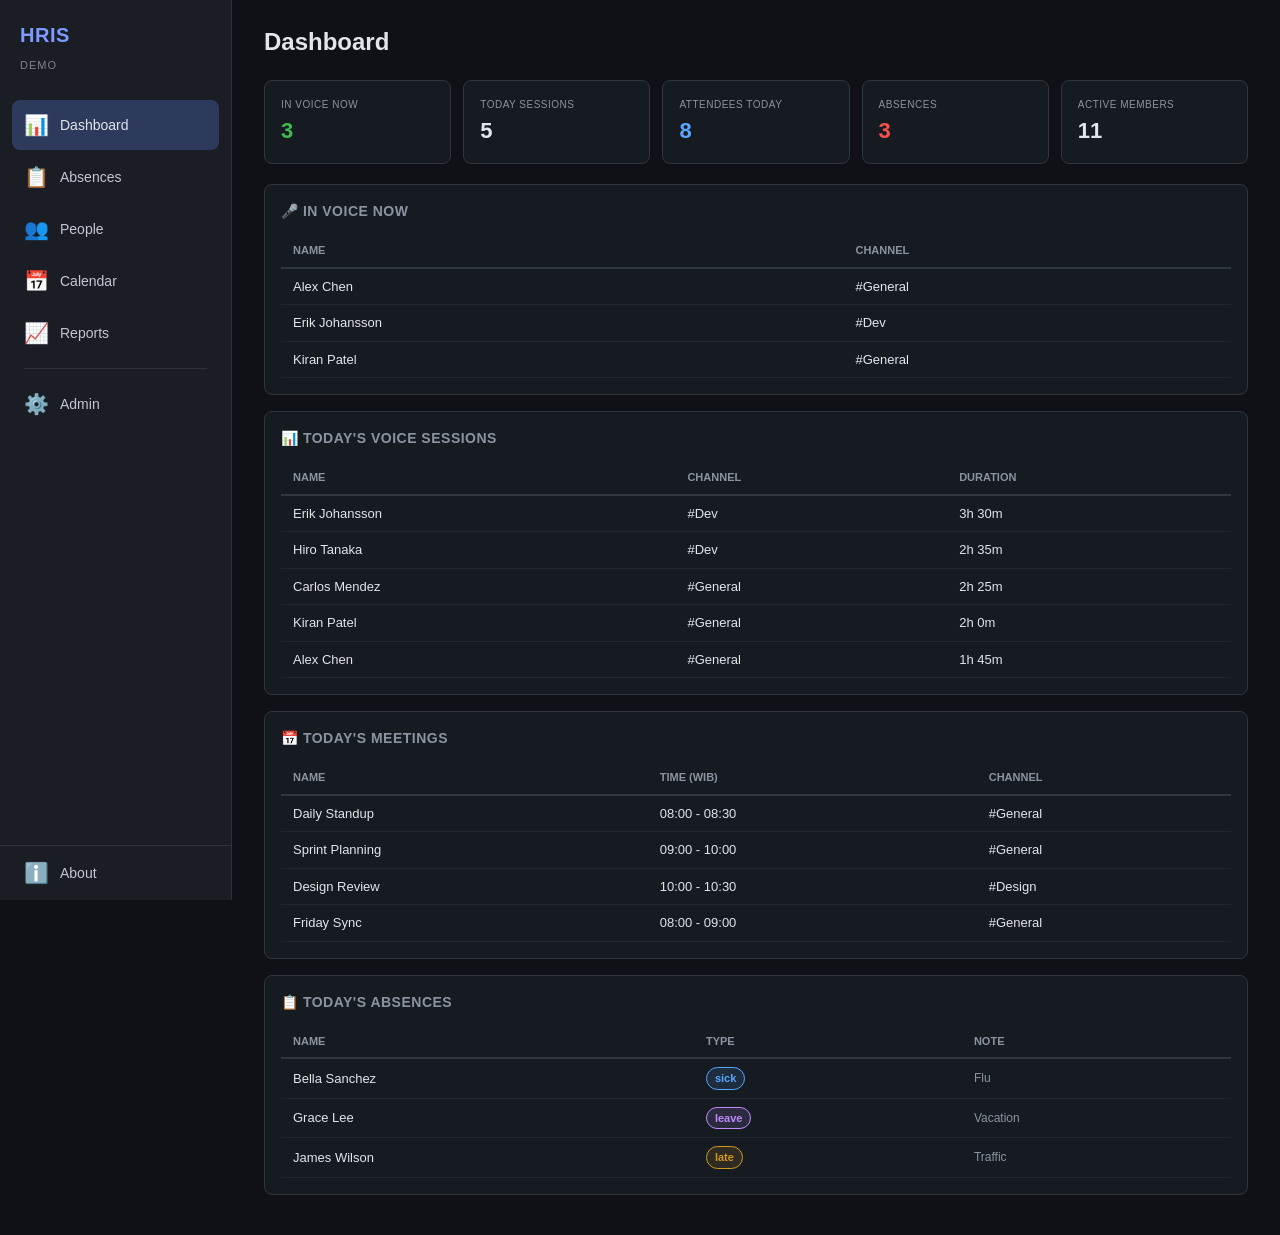
<file: index.html>
<!DOCTYPE html>
<html lang="en">
<head>
<meta charset="utf-8">
<meta http-equiv="refresh" content="0; url=./demo/">
<title>Simple Discord-based HRIS</title>
</head>
<body>
<p><a href="./demo/">Redirect to HRIS Demo →</a></p>
</body>
</html>
</file>
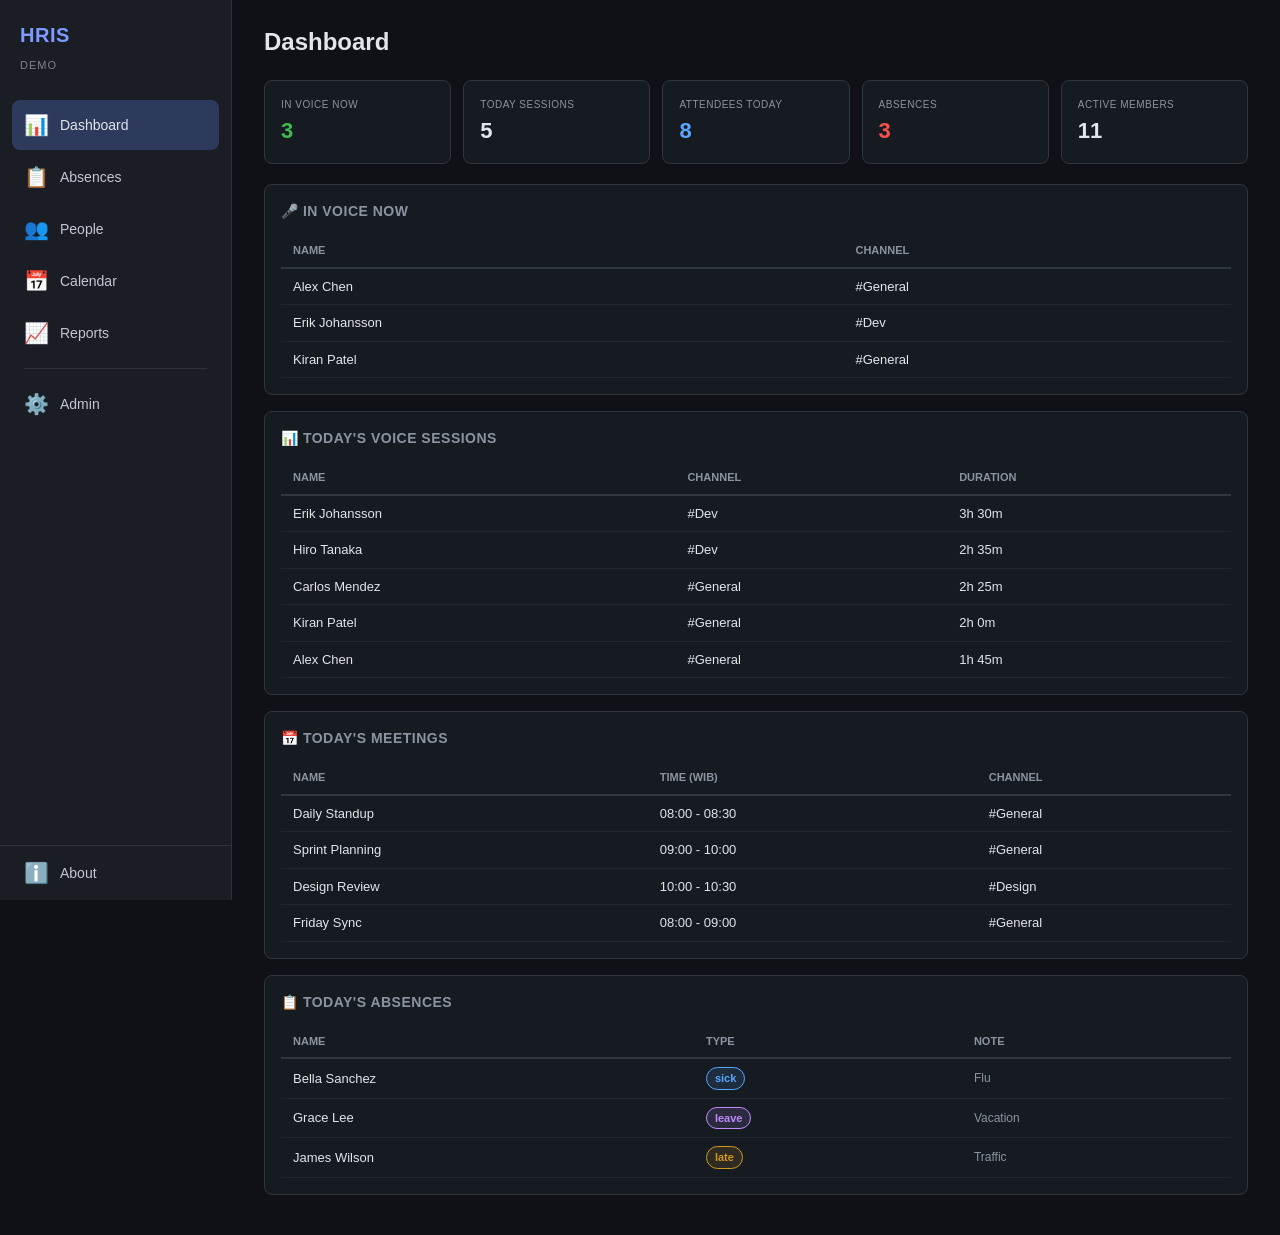
<file: demo/index.html>
<!DOCTYPE html>
<html lang="en">
<head>
<meta charset="utf-8">
<meta name="viewport" content="width=device-width,initial-scale=1">
<title>HRIS Demo — Simple Discord-based HRIS</title>
<style>
/* === Reset & Base === */
*{margin:0;padding:0;box-sizing:border-box}
:root{--nav-width:232px;--nav-collapsed:72px;--nav-bg:#1a1d23;--nav-bg-hover:#2a2d35;--nav-bg-active:#2d3a5c;--nav-text:#c4c7d0;--nav-text-active:#e3e5ea;--nav-accent:#7c9aff;--nav-divider:#2e313a;--topbar-bg:#1a1d23;--topbar-height:56px;--content-bg:#0f1117;--content-text:#e3e5ea;--drawer-width:300px;--drawer-bg:#1a1d23}
body{background:var(--content-bg);color:var(--content-text);font-family:-apple-system,BlinkMacSystemFont,'Segoe UI',Roboto,sans-serif;line-height:1.5;min-height:100vh}
a{color:inherit;text-decoration:none}

/* === Layout === */
.layout{display:flex;min-height:100vh}

/* === Nav Rail === */
.nav-rail{position:fixed;left:0;top:0;bottom:0;width:var(--nav-width);background:var(--nav-bg);display:flex;flex-direction:column;z-index:100;transition:width .2s;border-right:1px solid var(--nav-divider)}
.nav-rail-header{padding:20px 20px 16px;display:flex;flex-direction:column;gap:2px}
.nav-rail-header .logo{font-size:20px;font-weight:700;color:var(--nav-accent);letter-spacing:.5px}
.logo-text .logo-sub{font-size:11px;color:var(--nav-text);letter-spacing:1px;text-transform:uppercase;opacity:.6}
.nav-rail-items{flex:1;padding:8px 12px;display:flex;flex-direction:column;gap:2px}
.nav-item{display:flex;align-items:center;gap:12px;padding:10px 12px;border-radius:8px;color:var(--nav-text);transition:all .15s;font-size:14px;font-weight:500;cursor:pointer}
.nav-item:hover{background:var(--nav-bg-hover);color:var(--nav-text-active)}
.nav-item.active{background:var(--nav-bg-active);color:var(--nav-text-active)}
.nav-item .icon{font-size:20px;width:24px;text-align:center;flex-shrink:0}
.nav-item .label{white-space:nowrap;overflow:hidden;text-overflow:ellipsis}
.nav-divider{height:1px;background:var(--nav-divider);margin:8px 12px}
.nav-spacer{flex:1}

/* === Main Content === */
.layout-main{margin-left:var(--nav-width);flex:1;padding:24px 32px;min-height:100vh;width:calc(100% - var(--nav-width));background:var(--content-bg)}
.page-title{margin-bottom:20px;font-size:24px;font-weight:700}

/* === Cards === */
.card{background:#161b22;border:1px solid #30363d;border-radius:8px;padding:16px;margin-bottom:16px}
.card h3{font-size:14px;color:#8b949e;text-transform:uppercase;letter-spacing:.5px;margin-bottom:12px}
.stat-row{display:flex;gap:12px;flex-wrap:wrap;margin-bottom:20px}
.stat-card{background:#161b22;border:1px solid #30363d;border-radius:8px;padding:16px;flex:1;min-width:140px}
.stat-card .stat-label{font-size:10px;color:#8b949e;text-transform:uppercase;letter-spacing:.5px;margin-bottom:2px}
.stat-card .stat-value{font-size:22px;font-weight:700}

/* === Tables === */
.table-wrap{width:100%;overflow-x:auto}
table{width:100%;border-collapse:collapse;font-size:13px}
th{text-align:left;padding:8px 12px;color:#8b949e;font-weight:600;border-bottom:2px solid #30363d;font-size:11px;text-transform:uppercase}
td{padding:8px 12px;border-bottom:1px solid #21262d}
tr:hover td{background:#1c2128}

/* === Badges === */
.badge{display:inline-block;padding:2px 8px;border-radius:12px;font-size:11px;font-weight:600}
.badge-present{background:#23863620;color:#3fb950;border:1px solid #238636}
.badge-late{background:#d2992220;color:#d29922;border:1px solid #d29922}
.badge-missing{background:#da363320;color:#f85149;border:1px solid #da3633}
.badge-sick{background:#58a6ff20;color:#58a6ff;border:1px solid #58a6ff}
.badge-leave{background:#bc8cff20;color:#bc8cff;border:1px solid #bc8cff}
.badge-off{background:#8b949e20;color:#8b949e;border:1px solid #8b949e}

/* === Person Detail === */
.person-header{display:flex;align-items:center;gap:16px;margin-bottom:24px}
.person-avatar{width:48px;height:48px;border-radius:50%;background:#2d3a5c;display:flex;align-items:center;justify-content:center;font-size:20px;font-weight:700;color:var(--nav-accent)}
.person-name{font-size:20px;font-weight:600}
.person-role{font-size:13px;color:#8b949e}

/* === Calendar Grid === */
.cal-grid{display:grid;grid-template-columns:repeat(7,1fr);gap:1px;background:#21262d;border-radius:8px;overflow:hidden}
.cal-header{background:#161b22;padding:10px;text-align:center;font-size:12px;color:#8b949e;font-weight:600}
.cal-day{background:#0d1117;min-height:80px;padding:6px;font-size:12px;cursor:pointer;transition:background .15s}
.cal-day:hover{background:#161b22}
.cal-day.today{background:#1a2332;border:1px solid #2d3a5c}
.cal-day.other-month{opacity:.3}
.cal-day .day-num{font-size:13px;font-weight:600;margin-bottom:4px}
.cal-day .cal-dot{display:inline-block;width:6px;height:6px;border-radius:50%;margin:1px}

/* === Grid layout for pages === */
.grid-2{display:grid;grid-template-columns:1fr 1fr;gap:16px}

/* === Mobile responsive === */
@media(max-width:1024px){
  .nav-rail{width:var(--nav-collapsed)}
  .nav-rail .logo-text,.nav-rail .nav-item .label{display:none}
  .nav-rail .nav-item{justify-content:center;padding:10px}
  .nav-rail-header{align-items:center;padding:16px 0}
  .nav-rail-items{padding:8px 4px}
  .layout-main{margin-left:var(--nav-collapsed);width:calc(100% - var(--nav-collapsed))}
}
@media(max-width:640px){
  .nav-rail{display:none}
  .layout-main{margin-left:0;padding:16px;width:100%}
  .grid-2{grid-template-columns:1fr}
  .stat-row{flex-direction:column}
}

/* === Utilities === */
.flex{display:flex}
.gap-8{gap:8px}
.gap-12{gap:12px}
.mt-12{margin-top:12px}
.mb-12{margin-bottom:12px}
.text-muted{color:#8b949e;font-size:12px}
.text-right{text-align:right}
.text-center{text-align:center}
</style>
</head>
<body>
<div class="layout">
  <!-- Nav Rail -->
  <nav class="nav-rail" id="nav-rail">
    <div class="nav-rail-header">
      <span class="logo">HRIS</span>
      <div class="logo-text"><span class="logo-sub">Demo</span></div>
    </div>
    <div class="nav-rail-items">
      <div class="nav-item active" onclick="showPage('dashboard')" data-page="dashboard"><span class="icon">📊</span><span class="label">Dashboard</span></div>
      <div class="nav-item" onclick="showPage('absences')" data-page="absences"><span class="icon">📋</span><span class="label">Absences</span></div>
      <div class="nav-item" onclick="showPage('people')" data-page="people"><span class="icon">👥</span><span class="label">People</span></div>
      <div class="nav-item" onclick="showPage('calendar')" data-page="calendar"><span class="icon">📅</span><span class="label">Calendar</span></div>
      <div class="nav-item" onclick="showPage('reports')" data-page="reports"><span class="icon">📈</span><span class="label">Reports</span></div>
      <div class="nav-divider"></div>
      <div class="nav-item" onclick="showPage('admin')" data-page="admin"><span class="icon">⚙️</span><span class="label">Admin</span></div>
    </div>
    <div class="nav-spacer"></div>
    <div class="nav-item" onclick="showPage('about')" data-page="about" style="border-top:1px solid var(--nav-divider);border-radius:0;padding:12px 24px"><span class="icon">ℹ️</span><span class="label">About</span></div>
  </nav>

  <!-- Main Content -->
  <main class="layout-main" id="main-content">
    <!-- Content rendered here by JS -->
  </main>
</div>

<script>
// ===== MOCK DATA =====
const MOCK = {
  today: '2026-07-06',
  members: [
    {id:1,discord_id:'10001',first_name:'Alex',last_name:'Chen',nickname:'',gender:'M',role:'Developer',division_id:1,active:1},
    {id:2,discord_id:'10002',first_name:'Bella',last_name:'Sanchez',nickname:'',gender:'F',role:'Designer',division_id:2,active:1},
    {id:3,discord_id:'10003',first_name:'Carlos',last_name:'Mendez',nickname:'',gender:'M',role:'Developer',division_id:1,active:1},
    {id:4,discord_id:'10004',first_name:'Diana',last_name:'Kim',nickname:'',gender:'F',role:'PM',division_id:3,active:1},
    {id:5,discord_id:'10005',first_name:'Erik',last_name:'Johansson',nickname:'',gender:'M',role:'Developer',division_id:1,active:1},
    {id:6,discord_id:'10006',first_name:'Fiona',last_name:'Okafor',nickname:'',gender:'F',role:'QA',division_id:1,active:1},
    {id:7,discord_id:'10007',first_name:'Grace',last_name:'Lee',nickname:'',gender:'F',role:'Designer',division_id:2,active:1},
    {id:8,discord_id:'10008',first_name:'Hiro',last_name:'Tanaka',nickname:'',gender:'M',role:'Developer',division_id:1,active:1},
    {id:9,discord_id:'10009',first_name:'Ivy',last_name:'Nguyen',nickname:'',gender:'F',role:'HR',division_id:4,active:1},
    {id:10,discord_id:'10010',first_name:'James',last_name:'Wilson',nickname:'',gender:'M',role:'DevOps',division_id:1,active:1},
    {id:11,discord_id:'10011',first_name:'Kiran',last_name:'Patel',nickname:'',gender:'M',role:'Developer',division_id:1,active:1},
    {id:12,discord_id:'10012',first_name:'Luna',last_name:'Martinez',nickname:'',gender:'F',role:'Developer',division_id:1,active:0},
  ],
  absences: [
    {id:1,discord_id:'10002',type:'sick',start_date:'2026-07-06',end_date:null,note:'Flu',created_by:'self'},
    {id:2,discord_id:'10007',type:'leave',start_date:'2026-07-06',end_date:'2026-07-10',note:'Vacation',created_by:'self'},
    {id:3,discord_id:'10010',type:'late',start_date:'2026-07-06',end_date:null,note:'Traffic',created_by:'self'},
  ],
  voiceSessions: [
    {id:1,user_id:'10001',user_name:'Alex Chen',channel_name:'General',join_time:'2026-07-06 00:30:00',leave_time:'2026-07-06 02:15:00',duration_minutes:105},
    {id:2,user_id:'10003',user_name:'Carlos Mendez',channel_name:'General',join_time:'2026-07-06 00:35:00',leave_time:'2026-07-06 03:00:00',duration_minutes:145},
    {id:3,user_id:'10005',user_name:'Erik Johansson',channel_name:'Dev',join_time:'2026-07-06 01:00:00',leave_time:'2026-07-06 04:30:00',duration_minutes:210},
    {id:4,user_id:'10008',user_name:'Hiro Tanaka',channel_name:'Dev',join_time:'2026-07-06 01:10:00',leave_time:'2026-07-06 03:45:00',duration_minutes:155},
    {id:5,user_id:'10011',user_name:'Kiran Patel',channel_name:'General',join_time:'2026-07-06 02:00:00',leave_time:'2026-07-06 04:00:00',duration_minutes:120},
  ],
  activeVoice: [
    {user_id:'10001',user_name:'Alex Chen',channel_name:'General'},
    {user_id:'10005',user_name:'Erik Johansson',channel_name:'Dev'},
    {user_id:'10011',user_name:'Kiran Patel',channel_name:'General'},
  ],
  meetings: [
    {id:1,name:'Daily Standup',start_time:'01:00:00',end_time:'01:30:00',channel_name:'General',day_of_week:'0,1,2,3,4'},
    {id:2,name:'Sprint Planning',start_time:'02:00:00',end_time:'03:00:00',channel_name:'General',day_of_week:'1'},
    {id:3,name:'Design Review',start_time:'03:00:00',end_time:'03:30:00',channel_name:'Design',day_of_week:'2,4'},
    {id:4,name:'Friday Sync',start_time:'01:00:00',end_time:'02:00:00',channel_name:'General',day_of_week:'4'},
  ],
  schedules: [
    {id:1,name:'Daily Standup',day_of_week:'0,1,2,3,4',start_time:'01:00:00',end_time:'01:30:00',channel_name:'General',members:['10001','10003','10005','10008','10011']},
    {id:2,name:'Design Review',day_of_week:'2,4',start_time:'03:00:00',end_time:'03:30:00',channel_name:'Design',members:['10002','10007']},
  ],
  holidays: [
    {date:'2026-07-20',name:'Demo Holiday'},
    {date:'2026-08-17',name:'Independence Day'},
  ],
  divisions: [
    {id:1,name:'Engineering'},{id:2,name:'Design'},{id:3,name:'Product'},{id:4,name:'HR'},
  ],
};

// ===== HELPERS =====
function htmlEscape(s){return String(s||'').replace(/&/g,'&amp;').replace(/</g,'&lt;').replace(/>/g,'&gt;').replace(/"/g,'&quot;')}

function fmtTime(t){
  if(!t)return '';
  var parts=t.split(':'),h=parseInt(parts[0]),m=parseInt(parts[1]);
  var wh=(h+7)%24;
  return String(wh).padStart(2,'0')+':'+String(m).padStart(2,'0');
}

function fmtDuration(mins){
  if(!mins)return '';
  var h=Math.floor(mins/60),m=mins%60;
  return(h?h+'h ':'')+m+'m';
}

function memberName(id){
  var m=MOCK.members.find(function(x){return x.discord_id===id||x.id===id});
  return m?m.first_name+' '+(m.last_name||''):id;
}

function memberById(id){
  return MOCK.members.find(function(x){return x.id===id});
}

function getActiveMembers(){
  return MOCK.members.filter(function(m){return m.active});
}

// ===== PAGE RENDERERS =====
function renderDashboard(){
  var todayAbsences=MOCK.absences.filter(function(a){return a.start_date===MOCK.today});
  var uniqueVoice=MOCK.voiceSessions.reduce(function(acc,s){acc[s.user_id]=1;return acc},{});
  var uniqueActive=MOCK.activeVoice.reduce(function(acc,s){acc[s.user_id]=1;return acc},{});
  var totalAttendees=Object.keys(uniqueVoice).length+Object.keys(uniqueActive).length;

  var html='';
  html+='<h2 class="page-title">Dashboard</h2>';
  html+='<div class="stat-row">';
  html+='  <div class="stat-card"><div class="stat-label">In Voice Now</div><div class="stat-value" style="color:#3fb950">'+MOCK.activeVoice.length+'</div></div>';
  html+='  <div class="stat-card"><div class="stat-label">Today Sessions</div><div class="stat-value">'+MOCK.voiceSessions.length+'</div></div>';
  html+='  <div class="stat-card"><div class="stat-label">Attendees Today</div><div class="stat-value" style="color:#58a6ff">'+totalAttendees+'</div></div>';
  html+='  <div class="stat-card"><div class="stat-label">Absences</div><div class="stat-value" style="color:#f85149">'+todayAbsences.length+'</div></div>';
  html+='  <div class="stat-card"><div class="stat-label">Active Members</div><div class="stat-value">'+getActiveMembers().length+'</div></div>';
  html+='</div>';

  // Active voice
  html+='<div class="card"><h3>🎤 In Voice Now</h3>';
  if(MOCK.activeVoice.length){
    html+='<table><thead><tr><th>Name</th><th>Channel</th></tr></thead><tbody>';
    MOCK.activeVoice.forEach(function(s){
      html+='<tr><td>'+htmlEscape(s.user_name)+'</td><td>#'+htmlEscape(s.channel_name)+'</td></tr>';
    });
    html+='</tbody></table>';
  }else{
    html+='<p class="text-muted">No one is in voice currently.</p>';
  }
  html+='</div>';

  // Today's voice sessions
  html+='<div class="card"><h3>📊 Today\'s Voice Sessions</h3>';
  if(MOCK.voiceSessions.length){
    html+='<div class="table-wrap"><table><thead><tr><th>Name</th><th>Channel</th><th>Duration</th></tr></thead><tbody>';
    MOCK.voiceSessions.sort(function(a,b){return b.duration_minutes-a.duration_minutes});
    MOCK.voiceSessions.forEach(function(s){
      html+='<tr><td>'+htmlEscape(s.user_name)+'</td><td>#'+htmlEscape(s.channel_name)+'</td><td>'+fmtDuration(s.duration_minutes)+'</td></tr>';
    });
    html+='</tbody></table></div>';
  }else{html+='<p class="text-muted">No sessions recorded today.</p>';}
  html+='</div>';

  // Upcoming meetings
  html+='<div class="card"><h3>📅 Today\'s Meetings</h3>';
  var todayMeetings=MOCK.meetings.map(function(m){return m});
  if(todayMeetings.length){
    html+='<div class="table-wrap"><table><thead><tr><th>Name</th><th>Time (WIB)</th><th>Channel</th></tr></thead><tbody>';
    todayMeetings.forEach(function(m){
      html+='<tr><td>'+htmlEscape(m.name)+'</td><td>'+fmtTime(m.start_time)+' - '+fmtTime(m.end_time)+'</td><td>#'+htmlEscape(m.channel_name)+'</td></tr>';
    });
    html+='</tbody></table></div>';
  }else{html+='<p class="text-muted">No meetings scheduled today.</p>';}
  html+='</div>';

  // Today's absences
  html+='<div class="card"><h3>📋 Today\'s Absences</h3>';
  if(todayAbsences.length){
    html+='<div class="table-wrap"><table><thead><tr><th>Name</th><th>Type</th><th>Note</th></tr></thead><tbody>';
    todayAbsences.forEach(function(a){
      var badgeClass='badge-'+a.type;
      html+='<tr><td>'+htmlEscape(memberName(a.discord_id))+'</td><td><span class="badge '+badgeClass+'">'+htmlEscape(a.type)+'</span></td><td class="text-muted">'+htmlEscape(a.note||'')+'</td></tr>';
    });
    html+='</tbody></table></div>';
  }else{html+='<p class="text-muted">No absences today.</p>';}
  html+='</div>';

  document.getElementById('main-content').innerHTML=html;
}

function renderAbsences(){
  var html='<h2 class="page-title">Absences</h2>';
  html+='<div class="card">';
  html+='<div class="table-wrap"><table><thead><tr><th>Name</th><th>Type</th><th>Start</th><th>End</th><th>Note</th></tr></thead><tbody>';
  MOCK.absences.sort(function(a,b){return a.start_date>b.start_date?-1:1});
  MOCK.absences.forEach(function(a){
    var badgeClass='badge-'+a.type;
    html+='<tr><td>'+htmlEscape(memberName(a.discord_id))+'</td><td><span class="badge '+badgeClass+'">'+htmlEscape(a.type)+'</span></td><td>'+htmlEscape(a.start_date)+'</td><td>'+(a.end_date||'—')+'</td><td class="text-muted">'+htmlEscape(a.note||'')+'</td></tr>';
  });
  html+='</tbody></table></div>';
  html+='</div>';
  document.getElementById('main-content').innerHTML=html;
}

function renderPeople(){
  var html='<h2 class="page-title">People</h2>';
  html+='<div class="card">';
  html+='<div class="table-wrap"><table><thead><tr><th>Name</th><th>Role</th><th>Division</th><th>Status</th></tr></thead><tbody>';
  getActiveMembers().sort(function(a,b){return a.first_name.localeCompare(b.first_name)}).forEach(function(m){
    var div=MOCK.divisions.find(function(d){return d.id===m.division_id});
    html+='<tr onclick="showPerson('+m.id+')" style="cursor:pointer">';
    html+='<td><div class="flex gap-8"><div class="person-avatar" style="width:28px;height:28px;font-size:12px;margin-right:4px;display:inline-flex">'+m.first_name[0]+'</div>'+htmlEscape(m.first_name+' '+m.last_name)+'</div></td>';
    html+='<td>'+htmlEscape(m.role)+'</td><td>'+(div?htmlEscape(div.name):'')+'</td>';
    html+='<td><span class="badge badge-present">Active</span></td></tr>';
  });
  html+='</tbody></table></div>';
  html+='</div>';
  document.getElementById('main-content').innerHTML=html;
}

function showPerson(id){
  var m=memberById(id);
  if(!m)return renderPeople();
  var div=MOCK.divisions.find(function(d){return d.id===m.division_id});
  var personSessions=MOCK.voiceSessions.filter(function(s){return s.user_id===m.discord_id});
  var personAbsences=MOCK.absences.filter(function(a){return a.discord_id===m.discord_id});
  var totalMin=personSessions.reduce(function(sum,s){return sum+(s.duration_minutes||0)},0);

  var html='<a href="#" onclick="renderPeople();return false" class="text-muted" style="font-size:13px">← Back to People</a>';
  html+='<div class="person-header" style="margin-top:12px">';
  html+='  <div class="person-avatar">'+m.first_name[0]+'</div>';
  html+='  <div><div class="person-name">'+htmlEscape(m.first_name+' '+m.last_name)+'</div>';
  html+='  <div class="person-role">'+(div?htmlEscape(div.name)+' · ':'')+htmlEscape(m.role)+'</div></div>';
  html+='</div>';

  html+='<div class="stat-row">';
  html+='  <div class="stat-card"><div class="stat-label">Sessions Today</div><div class="stat-value">'+personSessions.length+'</div></div>';
  html+='  <div class="stat-card"><div class="stat-label">Total Time</div><div class="stat-value">'+fmtDuration(totalMin)+'</div></div>';
  html+='  <div class="stat-card"><div class="stat-label">Absences</div><div class="stat-value">'+personAbsences.length+'</div></div>';
  html+='</div>';

  if(personSessions.length){
    html+='<div class="card"><h3>Voice Sessions</h3><div class="table-wrap"><table><thead><tr><th>Channel</th><th>Join</th><th>Leave</th><th>Duration</th></tr></thead><tbody>';
    personSessions.forEach(function(s,i){
      html+='<tr><td>#'+htmlEscape(s.channel_name)+'</td><td>'+htmlEscape(s.join_time)+'</td><td>'+(s.leave_time||'<em>active</em>')+'</td><td>'+(s.duration_minutes?fmtDuration(s.duration_minutes):'')+'</td></tr>';
    });
    html+='</tbody></table></div></div>';
  }

  document.getElementById('main-content').innerHTML=html;
}

function renderCalendar(){
  var now=new Date();
  var year=now.getFullYear(),month=now.getMonth();
  var firstDay=new Date(year,month,1).getDay();
  var daysInMonth=new Date(year,month+1,0).getDate();
  var daysInPrev=new Date(year,month,0).getDate();
  var monthNames=['January','February','March','April','May','June','July','August','September','October','November','December'];
  var dayNames=['Sun','Mon','Tue','Wed','Thu','Fri','Sat'];
  var todayStr=MOCK.today;

  var html='<h2 class="page-title">Calendar — '+monthNames[month]+' '+year+'</h2>';
  html+='<div class="cal-grid">';
  dayNames.forEach(function(d){html+='<div class="cal-header">'+d+'</div>'});

  // Previous month days
  var startOffset=firstDay===0?6:firstDay-1;
  for(var i=startOffset-1;i>=0;i--){
    html+='<div class="cal-day other-month"><div class="day-num">'+(daysInPrev-i)+'</div></div>';
  }

  // Current month days
  for(var d=1;d<=daysInMonth;d++){
    var dateStr=year+'-'+String(month+1).padStart(2,'0')+'-'+String(d).padStart(2,'0');
    var isToday=dateStr===todayStr?'today':'';
    var isHoliday=MOCK.holidays.find(function(h){return h.date===dateStr});

    html+='<div class="cal-day '+isToday+'"><div class="day-num">'+d+'</div>';
    if(isHoliday)html+='<div class="cal-dot" style="background:#f85149" title="'+htmlEscape(isHoliday.name)+'"></div>';
    html+='<div style="font-size:10px;color:#8b949e;margin-top:2px">'+ (isHoliday?isHoliday.name.substring(0,10):'') +'</div>';
    html+='</div>';
  }

  // Next month days
  var totalCells=startOffset+daysInMonth;
  var remaining=(7-totalCells%7)%7;
  for(var i=1;i<=remaining;i++){
    html+='<div class="cal-day other-month"><div class="day-num">'+i+'</div></div>';
  }
  html+='</div>';

  // Holidays list
  html+='<div class="card" style="margin-top:16px"><h3>📌 Holidays</h3>';
  if(MOCK.holidays.length){
    html+='<div class="table-wrap"><table><thead><tr><th>Date</th><th>Name</th></tr></thead><tbody>';
    MOCK.holidays.forEach(function(h){
      html+='<tr><td>'+htmlEscape(h.date)+'</td><td>'+htmlEscape(h.name)+'</td></tr>';
    });
    html+='</tbody></table></div>';
  }else{html+='<p class="text-muted">No holidays.</p>';}
  html+='</div>';

  // Schedules
  html+='<div class="card"><h3>🔁 Recurring Schedules</h3>';
  if(MOCK.schedules.length){
    html+='<div class="table-wrap"><table><thead><tr><th>Name</th><th>Days</th><th>Time (WIB)</th><th>Channel</th><th>Assigned</th></tr></thead><tbody>';
    MOCK.schedules.forEach(function(s){
      var days=s.day_of_week.split(',').map(function(d){return dayNames[parseInt(d)].substring(0,3)}).join(', ');
      var members=(s.members||[]).map(function(did){return memberName(did)}).join(', ');
      html+='<tr><td>'+htmlEscape(s.name)+'</td><td style="font-size:11px">'+days+'</td><td>'+fmtTime(s.start_time)+' - '+fmtTime(s.end_time)+'</td><td>#'+htmlEscape(s.channel_name)+'</td><td class="text-muted" style="font-size:11px">'+htmlEscape(members)+'</td></tr>';
    });
    html+='</tbody></table></div>';
  }else{html+='<p class="text-muted">No schedules configured.</p>';}
  html+='</div>';

  document.getElementById('main-content').innerHTML=html;
}

function renderReports(){
  var html='<h2 class="page-title">Reports</h2>';
  html+='<div class="card"><h3>📈 Attendance Summary</h3>';
  html+='<div class="stat-row">';
  html+='  <div class="stat-card"><div class="stat-label">Total Sessions</div><div class="stat-value">'+MOCK.voiceSessions.length+'</div></div>';
  html+='  <div class="stat-card"><div class="stat-label">Active Now</div><div class="stat-value" style="color:#3fb950">'+MOCK.activeVoice.length+'</div></div>';
  html+='  <div class="stat-card"><div class="stat-label">Absences Today</div><div class="stat-value" style="color:#f85149">'+MOCK.absences.filter(function(a){return a.start_date===MOCK.today}).length+'</div></div>';
  var totalMin=MOCK.voiceSessions.reduce(function(sum,s){return sum+(s.duration_minutes||0)},0);
  html+='  <div class="stat-card"><div class="stat-label">Total Voice Time</div><div class="stat-value">'+fmtDuration(totalMin)+'</div></div>';
  html+='</div></div>';

  html+='<div class="grid-2">';
  html+='<div class="card"><h3>Voice Sessions</h3><div class="table-wrap"><table><thead><tr><th>Name</th><th>Duration</th></tr></thead><tbody>';
  MOCK.voiceSessions.sort(function(a,b){return b.duration_minutes-a.duration_minutes}).forEach(function(s){
    html+='<tr><td>'+htmlEscape(s.user_name)+'</td><td>'+fmtDuration(s.duration_minutes)+'</td></tr>';
  });
  html+='</tbody></table></div></div>';

  html+='<div class="card"><h3>Type Breakdown</h3><div class="table-wrap"><table><thead><tr><th>Type</th><th>Count</th></tr></thead><tbody>';
  var typeCount={};
  MOCK.absences.forEach(function(a){typeCount[a.type]=(typeCount[a.type]||0)+1});
  Object.keys(typeCount).forEach(function(t){
    html+='<tr><td><span class="badge badge-'+t+'">'+htmlEscape(t)+'</span></td><td>'+typeCount[t]+'</td></tr>';
  });
  html+='</tbody></table></div></div>';
  html+='</div>';

  html+='<div class="card"><h3>📅 Today\'s Meetings</h3><div class="table-wrap"><table><thead><tr><th>Name</th><th>Time (WIB)</th><th>Channel</th></tr></thead><tbody>';
  MOCK.meetings.forEach(function(m){
    html+='<tr><td>'+htmlEscape(m.name)+'</td><td>'+fmtTime(m.start_time)+' - '+fmtTime(m.end_time)+'</td><td>#'+htmlEscape(m.channel_name)+'</td></tr>';
  });
  html+='</tbody></table></div></div>';

  document.getElementById('main-content').innerHTML=html;
}

function renderAdmin(){
  var html='<h2 class="page-title">Admin — Members</h2>';
  html+='<div class="card"><div class="table-wrap"><table><thead><tr><th>Name</th><th>Discord ID</th><th>Gender</th><th>Role</th><th>Division</th><th>Status</th></tr></thead><tbody>';
  MOCK.members.forEach(function(m){
    var div=MOCK.divisions.find(function(d){return d.id===m.division_id});
    html+='<tr><td>'+htmlEscape(m.first_name+' '+m.last_name)+'</td><td style="font-size:11px;color:#8b949e">'+htmlEscape(m.discord_id)+'</td><td>'+(m.gender||'')+'</td><td>'+(m.role||'')+'</td><td>'+(div?htmlEscape(div.name):'')+'</td>';
    html+='<td><span class="badge '+(m.active?'badge-present':'badge-missing')+'">'+(m.active?'Active':'Inactive')+'</span></td></tr>';
  });
  html+='</tbody></table></div></div>';
  document.getElementById('main-content').innerHTML=html;
}

function renderAbout(){
  var html='<h2 class="page-title">About This Demo</h2>';
  html+='<div class="card">';
  html+='<p>This is a <strong>static demo</strong> of the Simple Discord-based HRIS dashboard. All data is hardcoded for demonstration purposes — no backend, no database, no Discord connection required.</p>';
  html+='<p style="margin-top:12px">The live system uses:</p>';
  html+='<ul style="margin:8px 0 0 20px;line-height:1.8">';
  html+='  <li><strong>bot.py</strong> — Discord bot for attendance, voice tracking, and absence reporting</li>';
  html+='  <li><strong>dashboard_api.py</strong> — Python HTTP server serving this dashboard with live SQLite data</li>';
  html+='  <li><strong>LLM-powered absence parsing</strong> — team members report absences in natural language</li>';
  html+='</ul>';
  html+='</div>';

  html+='<div class="card"><h3>📊 Demo Data at a Glance</h3>';
  html+='<div class="stat-row">';
  html+='  <div class="stat-card"><div class="stat-label">Members</div><div class="stat-value">'+MOCK.members.length+'</div></div>';
  html+='  <div class="stat-card"><div class="stat-label">Active</div><div class="stat-value">'+getActiveMembers().length+'</div></div>';
  html+='  <div class="stat-card"><div class="stat-label">Divisions</div><div class="stat-value">'+MOCK.divisions.length+'</div></div>';
  html+='  <div class="stat-card"><div class="stat-label">Voice Sessions</div><div class="stat-value">'+MOCK.voiceSessions.length+'</div></div>';
  html+='</div>';
  html+='<p class="text-muted" style="margin-top:12px">View the full source code on <a href="https://github.com/thmssm/Simple-Discord-based-HRIS" style="color:#58a6ff">GitHub</a>.</p>';
  html+='</div>';
  document.getElementById('main-content').innerHTML=html;
}

// ===== PAGE ROUTER =====
function showPage(page){
  document.querySelectorAll('.nav-item').forEach(function(el){el.classList.remove('active')});
  var navItem=document.querySelector('.nav-item[data-page="'+page+'"]');
  if(navItem)navItem.classList.add('active');

  switch(page){
    case 'dashboard':renderDashboard();break;
    case 'absences':renderAbsences();break;
    case 'people':renderPeople();break;
    case 'calendar':renderCalendar();break;
    case 'reports':renderReports();break;
    case 'admin':renderAdmin();break;
    case 'about':renderAbout();break;
    default:renderDashboard();
  }
}

// ===== INIT =====
document.addEventListener('DOMContentLoaded',function(){showPage('dashboard')});
</script>
</body>
</html>
</file>
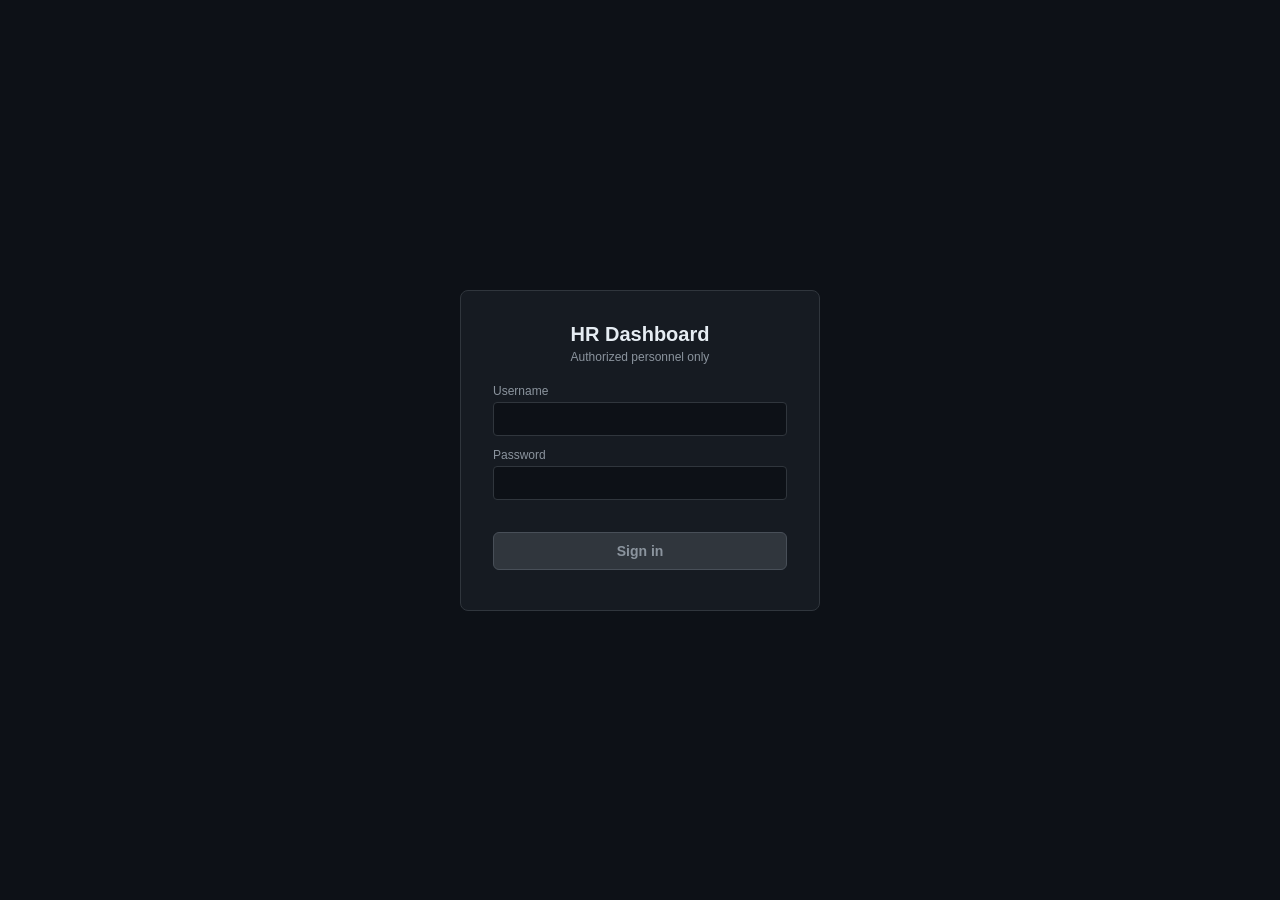
<file: login.html>
<!DOCTYPE html>
<html lang="en">
<head>
<meta charset="utf-8">
<meta name="viewport" content="width=device-width,initial-scale=1">
<title>Login — HR Dashboard</title>
<!-- Turnstile script — uncomment and set YOUR_TURNSTILE_SITE_KEY above when ready -->
<!--<script src="https://challenges.cloudflare.com/turnstile/v0/api.js?onload=onTurnstileReady" async defer></script>-->
<style>
*{margin:0;padding:0;box-sizing:border-box}
body{font-family:-apple-system,BlinkMacSystemFont,sans-serif;background:#0d1117;color:#c9d1d9;display:flex;align-items:center;justify-content:center;min-height:100vh}
.login-box{background:#161b22;border:1px solid #30363d;border-radius:8px;padding:32px;width:100%;max-width:360px}
h1{font-size:20px;color:#e6edf3;margin-bottom:4px;text-align:center}
.sub{font-size:12px;color:#8b949e;text-align:center;margin-bottom:20px}
label{display:block;font-size:12px;color:#8b949e;margin-bottom:4px;margin-top:12px}
input{width:100%;padding:8px;background:#0d1117;border:1px solid #30363d;color:#c9d1d9;border-radius:4px;font-size:14px}
input:focus{outline:none;border-color:#58a6ff}
button{width:100%;margin-top:16px;padding:10px;background:#238636;border:1px solid #2ea043;color:#fff;border-radius:6px;cursor:pointer;font-size:14px;font-weight:600}
button:hover{background:#2ea043}
button:disabled{background:#30363d;border-color:#484f58;color:#8b949e;cursor:not-allowed}
.error{color:#da3633;font-size:12px;margin-top:8px;text-align:center}
</style>
</head>
<body>
<div class="login-box">
  <h1>HR Dashboard</h1>
  <div class="sub">Authorized personnel only</div>
  <form method="POST" action="/api/login">
    <label>Username</label>
    <input type="text" name="username" autocomplete="username" required>
    <label>Password</label>
    <input type="password" name="password" autocomplete="current-password" required>
    <div class="cf-turnstile" data-sitekey="YOUR_TURNSTILE_SITE_KEY" data-callback="onTurnstileSuccess" data-expired-callback="onTurnstileExpired" data-theme="dark" style="margin-top:16px"></div>
    <button type="submit" id="login-btn" disabled>Sign in</button>
  </form>
  <div class="error" id="error"></div>
</div>
<script>
// Enable button when Turnstile challenge is completed
function onTurnstileSuccess(token) {
  document.getElementById("login-btn").disabled = false;
}
// Re-disable button if token expires
function onTurnstileExpired() {
  document.getElementById("login-btn").disabled = true;
}
// Fallback: if Turnstile fails to load, enable after 10s
setTimeout(function() {
  var btn = document.getElementById("login-btn");
  if (btn.disabled) {
    btn.disabled = false;
  }
}, 10000);

var params = new URLSearchParams(window.location.search);
if (params.get("error")) {
  var msg = params.get("error");
  var map = {"1": "Invalid credentials", "2": "Verification failed. Please try again."};
  document.getElementById("error").textContent = map[msg] || "Login failed";
}
</script>
</body>
</html>
</file>
